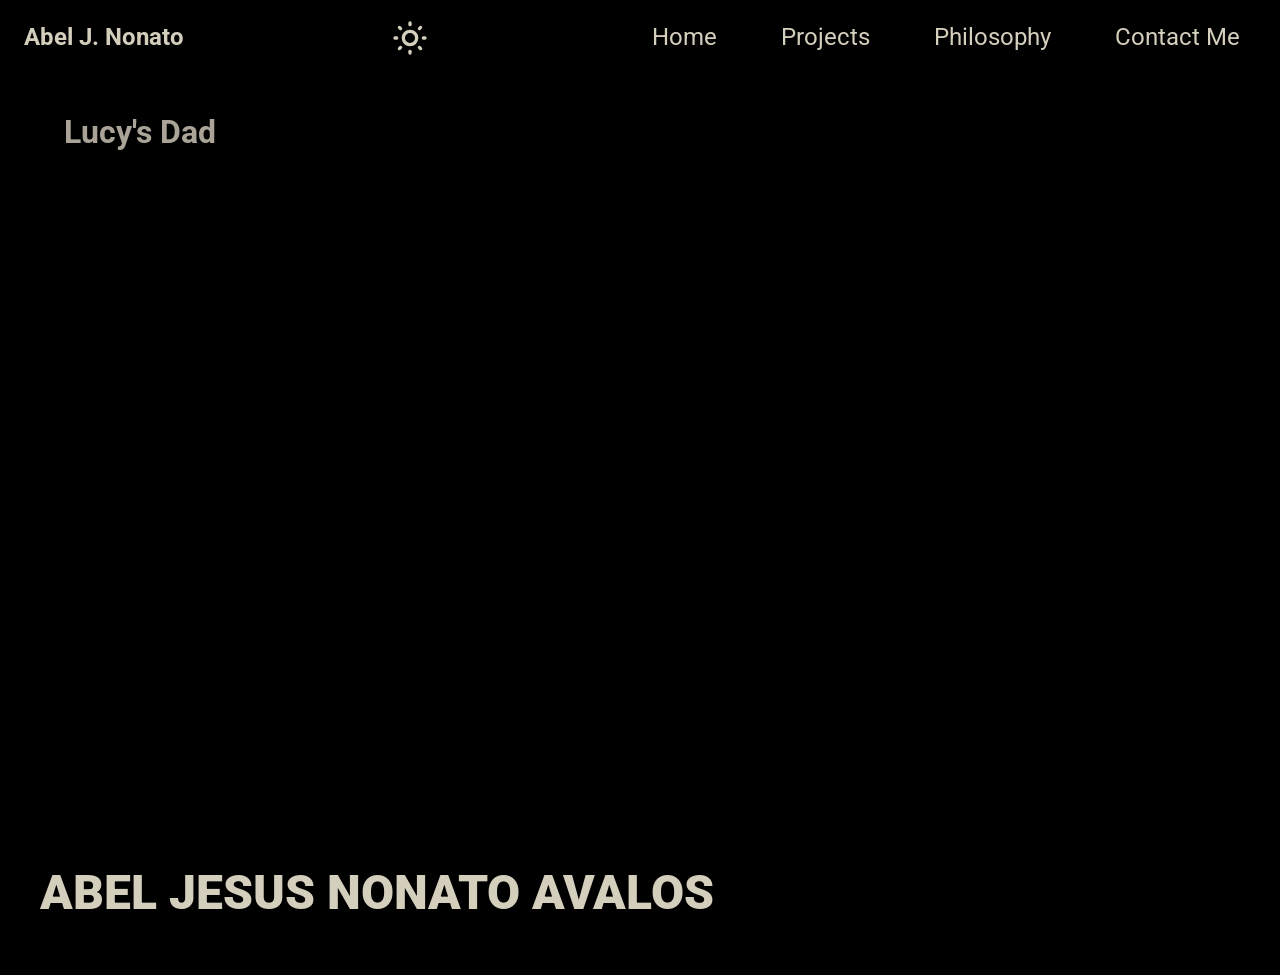
<file: index.html>
<!DOCTYPE html>
<html lang="en">
<head>
    <meta charset="UTF-8">
    <meta name="viewport" content="width=device-width, initial-scale=1.0">
    <meta author="Abel J. Nonato Avalos | nonatoDev">
    <!--- og property-->
    <meta name="description" content="Welcome to nonatoDev's portfolio. Explore my skills, experience, and projects in software development.">
    <meta property="og:title" content="nonatoDev portfolio">
    <meta property="og:description" content="here, you could find about me and my experience in software development">
    <meta property="og:image" content="">
    <meta property="og:url" content="https://nonatodev.github.io/nonatodev/index.html">
    <!--- fonts-->
    <link rel="preconnect" href="https://fonts.googleapis.com">
    <link rel="preconnect" href="https://fonts.gstatic.com" crossorigin>
    <link href="https://fonts.googleapis.com/css2?family=Roboto:ital,wght@0,100..900;1,100..900&display=swap" rel="stylesheet">
    <!--- normalize css-->
    <link rel="stylesheet" href="styles/normalize.css">
    <!--- variables css-->
    <link rel="stylesheet" href="styles/variables.css">
    <link rel="stylesheet" href="styles/base.css">
    <!--- main css-->
    <link rel="stylesheet" href="styles/header.css">
    <link rel="stylesheet" href="styles/small.css">
    <!---link rel="stylesheet" href="styles/medium.css"-->
    <link rel="stylesheet" href="styles/large.css">
    <!--- title-->
    <title>nonatoDev || software developer</title>
    <!--- favicon-->
    <link rel="icon" href="images/favicon.ico">
    <!--- main js-->
    <script type="module" src="scripts/app-controler.js"></script>
</head>
<body>
    <header>
        <div>
            <a class="logoLink" href="index.html"><span id="logo-text"></span></a>
        </div>
        <button class="light-dark-button" id="lightDarkToggle" 
            type="button" 
            aria-label="Change light and dark mode">
            <svg 
                viewBox="0 0 24 24" 
                fill="none" 
                xmlns="http://www.w3.org/2000/svg"
                class="theme-icon"
                >
                <circle cx="12" cy="12" r="4" stroke="currentColor" stroke-width="2" stroke-linejoin="round"/>
                <path d="M20 12H21" stroke="currentColor" stroke-width="2" stroke-linecap="round"/>
                <path d="M3 12H4" stroke="currentColor" stroke-width="2" stroke-linecap="round"/>
                <path d="M12 20L12 21" stroke="currentColor" stroke-width="2" stroke-linecap="round"/>
                <path d="M12 3L12 4" stroke="currentColor" stroke-width="2" stroke-linecap="round"/>
                <path d="M17.6569 17.6569L18.364 18.364" stroke="currentColor" stroke-width="2" stroke-linecap="round"/>
                <path d="M5.63605 5.63604L6.34315 6.34315" stroke="currentColor" stroke-width="2" stroke-linecap="round"/>
                <path d="M6.34314 17.6569L5.63603 18.364" stroke="currentColor" stroke-width="2" stroke-linecap="round"/>
                <path d="M18.364 5.63604L17.6568 6.34315" stroke="currentColor" stroke-width="2" stroke-linecap="round"/>
            </svg>
        </button>
        <nav class="navMenu" id="navMenu">
            <ul class="navList">
                <li><a class="navLink active" href="#containerHero">Home</a></li>
                <li><a class="navLink" href="#containerProjects">Projects</a></li>
                <li><a class="navLink" href="#containerPhilosophy">Philosophy</a></li>
                <li><a class="navLink" href="#containerContactMe">Contact Me</a></li>
            </ul>
        </nav>
        <button class="hamButton" id="menuToggle" aria-label="open menu navigation">
            <span></span>
            <span></span>
            <span></span>
        </button>
    </header>
    <main>
        <section class="heroBanner" id="containerHero"></section>
        <section class="projects" id="containerProjects"></section>
        <section class="philosophy" id="containerPhilosophy"></section>
        <section class="contact-me" id="containerContactMe"></section>
    </main>
    <footer>
    </footer>
</body>
</html>
</file>
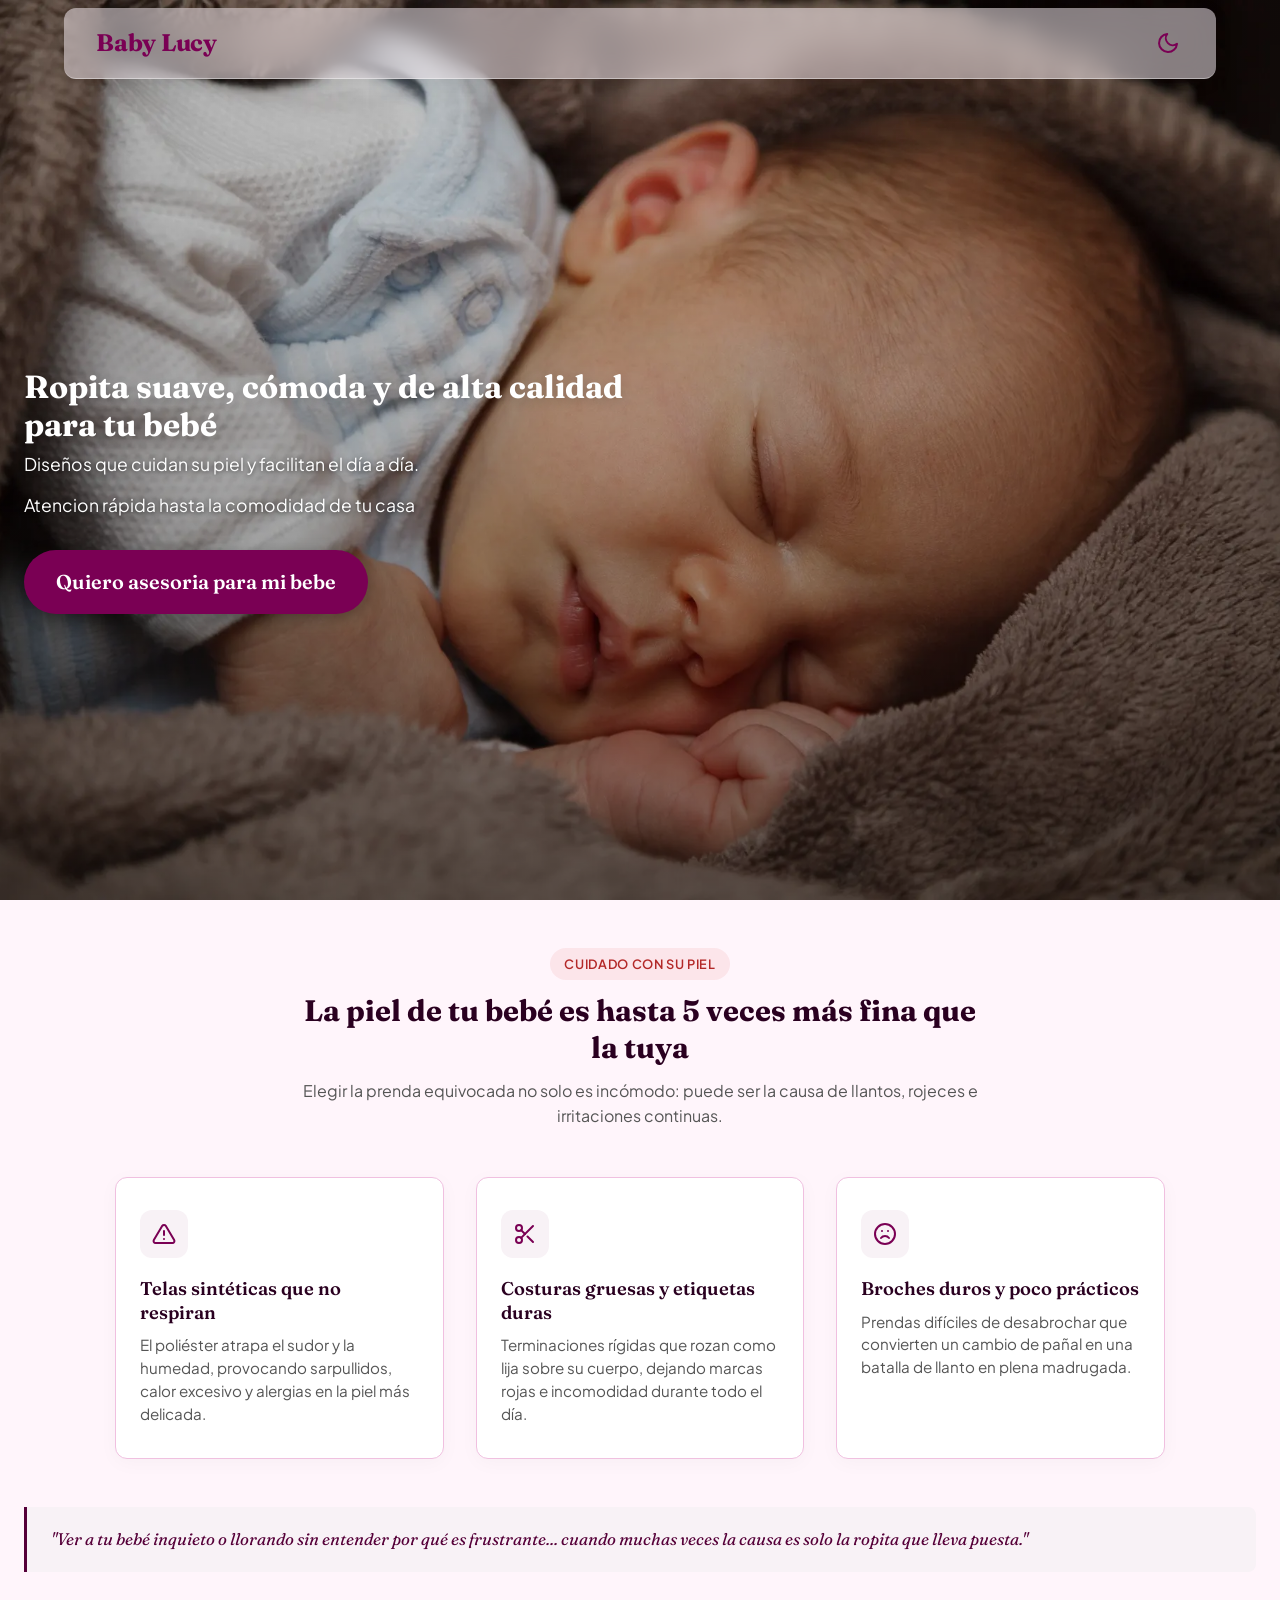
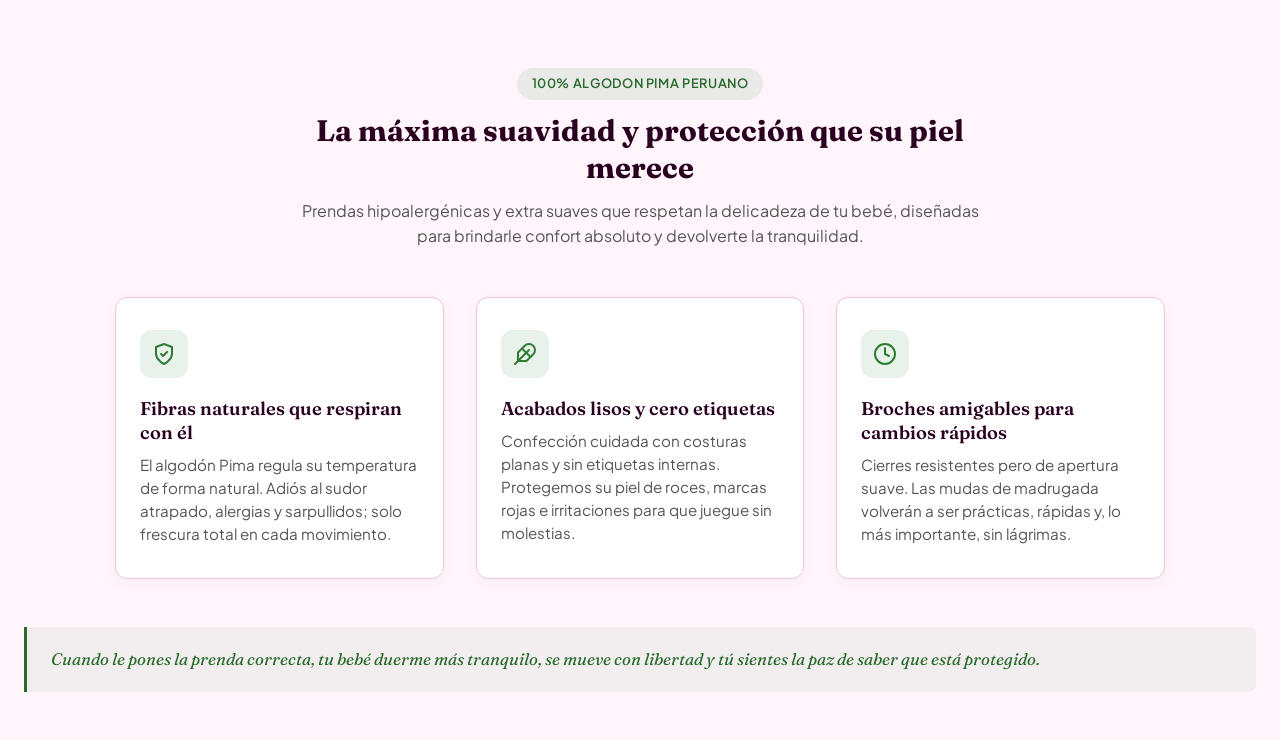
<file: baby-lucy/landing.html>
<!DOCTYPE html>
<html lang="es">
<head>
    <meta charset="UTF-8">
    <meta name="viewport" content="width=device-width, initial-scale=1.0">
    <meta name="author" content="Nonato-Dev">
    <meta name="description" content="baby-lucy store landing page">
    <!--- og tags -->
    <meta property="og:title" content="Bienvenido a baby Lucy">
    <meta property="og:description" content="baby-lucy store landing page">
    <meta property="og:image" content="">
    <meta property="og:url" content="">
    <!--- fonts -->
    <link rel="preconnect" href="https://fonts.googleapis.com">
    <link rel="preconnect" href="https://fonts.gstatic.com" crossorigin>
    <link href="https://fonts.googleapis.com/css2?family=Fraunces:ital,opsz,wght@0,9..144,100..900;1,9..144,100..900&family=Plus+Jakarta+Sans:ital,wght@0,200..800;1,200..800&display=swap" rel="stylesheet">
    <!--- CSS -->
    <link rel="stylesheet" href="styles/normalize.css">
    <link rel="stylesheet" href="styles/small.css" />
    <link rel="stylesheet" href="styles/variables.css" />
    <!--- Tittle -->
    <title>Bienvenido a baby Lucy</title>
    <!--- JS -->
    <script defer src="scripts/babyLucyTheme.js"></script>
    <script type="module" src="scripts/painSection.js"></script>
    <script type="module" src="scripts/solutionSection.js"></script>
    <!--- favicon -->
</head>
<body>
    <header class=" glass-panel main-header">
        <div>
            <a href="landing.html" class="logo-link">Baby Lucy</a>
        </div>
        <div class="header-controls">
            <button id="themeToggle" class="theme-btn" aria-label="Toggle theme">
                <svg class="icon-moon" xmlns="http://www.w3.org/2000/svg" width="24" height="24" viewBox="0 0 24 24" fill="none" stroke="currentColor" stroke-width="2" stroke-linecap="round" stroke-linejoin="round">
                    <path d="M21 12.79A9 9 0 1 1 11.21 3 7 7 0 0 0 21 12.79z"></path>
                </svg>
                <svg class="icon-sun" xmlns="http://www.w3.org/2000/svg" width="24" height="24" viewBox="0 0 24 24" fill="none" stroke="currentColor" stroke-width="2" stroke-linecap="round" stroke-linejoin="round">
                    <circle cx="12" cy="12" r="5"></circle>
                    <line x1="12" y1="1" x2="12" y2="3"></line>
                    <line x1="12" y1="21" x2="12" y2="23"></line>
                    <line x1="4.22" y1="4.22" x2="5.64" y2="5.64"></line>
                    <line x1="18.36" y1="18.36" x2="19.78" y2="19.78"></line>
                    <line x1="1" y1="12" x2="3" y2="12"></line>
                    <line x1="21" y1="12" x2="23" y2="12"></line>
                    <line x1="4.22" y1="19.78" x2="5.64" y2="18.36"></line>
                    <line x1="18.36" y1="5.64" x2="19.78" y2="4.22"></line>
                </svg>
            </button>
        </div>
    </header>
    <main>
        <section class="hero-section">
            <div class="hero-bg">
                <picture>
                    <source media="(max-width: 600px)" srcset="images/baby-by-b5zero.webp">
                    <img src="images/baby-by-publicdomainpictures.webp" class="hero-img" alt="bebe durmiendo placidamente con su ropa de baby lucy">
                </picture>
                <div class="hero-overlay"></div>
            </div>
            <article class="hero-content">
                <h1 class="hero-title">Ropita suave, cómoda y de alta calidad para tu bebé</h1>
                <p class="hero-description">Diseños que cuidan su piel y facilitan el día a día.</p>
                <p class="hero-description">Atencion rápida hasta la comodidad de tu casa</p>
                <a href="" class="btn btn--hero">Quiero asesoria para mi bebe</a>
            </article>
        </section>
        <section id="pain-sentinel" class="section-sentinel"></section>
        <section id="solution-sentinel" class="section-sentinel"></section>
    </main>
    <footer></footer>
</body>
</html>
</file>
<file: styles/variables.css>
:root{
    /*typography*/
    --font-family: 'Roboto', sans-serif;
    /*spacing*/ 
    --spacing-xs: 0.5rem;
    --spacing-sm: 1rem;
    --spacing-md: 1.5rem;
    --spacing-lg: 2rem;
    --spacing-xl: 3rem;
    /*breakpoints*/
    --mobile-max: 640px;
    --tablet-min: 641px;
    --tablet-max: 1024px;
    --desktop-min: 1025px;
    /*container widths*/
    --container-mobile: 100%;
    --container-tablet: 95%;
    --container-desktop: 1200px;
    /*transitions*/
    --transition-fast: 0.2s ease;
    --transition-normal: 0.3s ease;
    --transition-slow: 0.5s ease;
    /*shadows*/
    --shadow-sm: 0 2px 6px rgba(0, 0, 0, 0.1);
    --shadow-md: 0 4px 12px rgba(0, 0, 0, 0.15);
    --shadow-lg: 0 8px 24px rgba(0, 0, 0, 0.2);
    /*border radius*/
    --radius-sm: 4px;
    --radius-md: 8px;
    --radius-lg: 12px;
    --radius-full: 50%;
    /*colors*/
    --background:#000000;
    --text:#d4cebd;
    --accent:#Fafaf9;
    --ui-border: #262626;
    [data-theme="light"] {
    --background: #d4cebd;
    --text: #000000;
    --accent: #0c0c0c;
    --ui-border: #fafaf9;
    }
}
</file>
<file: styles/base.css>
*{
    box-sizing: border-box;
    margin: 0;  
    padding: 0;
}
html{
    font-size: var(--spacing-sm);
    scroll-behavior: smooth;
}
body{
    font-family: var(--font-family);
    background-color: var(--background);
    color: var(--text);
    line-height: 1.6;
    min-height: 100dvh;
    display: flex;
    flex-direction: column;
}
h1, h2, h3, h4, h5, h6{
    font-weight: 600;
    line-height: 1.2;
    margin-bottom: var(--spacing-sm);
}
h1{ font-size: 2rem;}
h2{ font-size: 1.75rem;}
h3{ font-size: 1.5rem;}
/*links*/
a:hover{
    color: var(--gray);
}
/*responsive images*/
img{
    max-width: 100%;
    height: auto;
    display: block;
}
</file>
<file: styles/header.css>
header{
    background-color: var(--background);
    display: flex;
    align-items: center;
    justify-content: space-between;
    padding: var(--spacing-sm) var(--spacing-md);
    gap: var(--spacing-sm);
    position: sticky;
    top: 0;
    z-index: 1000;
    box-shadow: var(--shadow-md);
    height: 75px;
}
.logoLink {
    color: var(--text);
    display: flex;
    align-items: center;
    gap: var(--spacing-xs);
    text-decoration: none;
    font-size: var(--spacing-md);
    font-weight: 700;
}
.light-dark-button {
    display: flex;
    align-items: center;
    width: 40px;
    background-color: var(--background);
    color: var(--text);
    border: none;
    cursor: pointer;

}
#theme-toggle:active .theme-icon {
    transform: rotate(45deg);
    transition: transform 0.2s ease;
}
.hamButton{
    width: 40px;
    height: 30px;
    position: relative;
    background-color: var(--background);
    border: none;
    cursor: pointer;
    z-index: 1001;
    display: flex;
    flex-direction: column;
    justify-content: space-between;
}
.hamButton span {
    display: block;
    width: 100%;
    height: 4px;
    background-color: var(--text);
    border-radius: 25%;
    transition: all var(--transition-normal);
    transform-origin: center center;
}
.hamButton.open span:nth-child(1) {
    transform: translateY(13px) rotate(45deg);
}
.hamButton.open span:nth-child(2) {
    opacity: 0;
    transform: scaleX(0);
}
.hamButton.open span:nth-child(3) {
    transform: translateY(-13px) rotate(-45deg);
}
.navMenu {
    position: fixed;
    top: 75px;
    left: 0;
    width: 100%;
    height: calc(100dvh - 75px);
    background-color: var(--background);
    z-index: 999;
    opacity: 0;
    visibility: hidden;
    transition: all var(--transition-normal);
    display: flex;
    flex-direction: column;
    align-items: center;
    justify-content: center;
}
.navMenu.open {
    opacity: 1;
    visibility: visible;
}
.mainNav {
    display: flex;
    gap: var(--spacing-sm);
    position: fixed;
    top: 75px;
    left: 0;
    right: -100%;
    width: 40%;
    height: 100vh;
    background-color: var(--background);
    flex-direction: column;
    padding-top: 80px;
    transition: right 0.4s ease-in-out;
    z-index: 1000;
}
.navList{
    display: flex;
    flex-direction: column;
    gap: var(--spacing-sm);
    align-items: center;
    list-style: none;
    padding: 0;
    margin: 0;
    text-align: center;
}
.navLink {
    color: var(--text);
    padding: var(--spacing-xs) var(--spacing-sm);
    border-radius: var(--radius-md);
    transition: background-color var(--transition-fast);
    font-size: 2rem;
    display: block;
    align-items: center;
    gap: 0.25rem;
    text-decoration: none;
    font-family: var(--font-family);
}
.navLink:hover,
.navLink.active {
    transform: scale(1.1);
    background-color: var(--accent);
    color: var(--background);
}
@media screen and (min-width: 1024px) {
    .hamButton {
        display: none;
    }
    .navMenu {
        position: static;
        height: auto;
        width: auto;
        opacity: 1;
        visibility: visible;
        display: block;
    }
    .navList {
        flex-direction: row;
        gap: var(--spacing-lg);
    }
    .navLink {
        font-size: var(--spacing-md);
        padding: var(--spacing-xs) var(--spacing-sm);
    }
    .navLink.active{
        background-color: var(--accent);
        color: var(--background);
        
        box-shadow: inset 0px 2px 5px rgba(0, 0, 0, 0.2);
        transform: translateY(0);
        font-weight: bold;
        cursor: default;
    }
}
</file>
<file: styles/small.css>
.heroBanner{
    display: grid;
    grid-template-rows: 480px 1fr 1fr;
    gap: var(--spacing-sm);
    height: 100dvh;
}
.heroTitle{
    order: 2;
    align-self: center;
    margin-bottom:0;
    font-size: var(--spacing-md);
}
.heroSubtitle{
    order: 1;
    align-self: flex-start;
    margin-top: var(--spacing-lg);
    margin-left: var(--spacing-sm);
}
.highlight {
    display: inline-block;
    transition: all 0.5s cubic-bezier(0.4, 0, 0.2, 1); 
    opacity: 1;
    transform: translateY(0);
}
.fade-out {
    opacity: 0;
    transform: translateY(20px);
}
.fade-in-top {
    opacity: 0;
    transform: translateY(-20px);
    transition: none;
}
</file>
<file: styles/large.css>
@media screen and (min-width: 1024px) {
    .heroBanner {
        grid-template-columns: 1fr;
        grid-template-rows:  780px 1fr 1fr;
        height: 100vh;
        padding: 0 var(--spacing-xl); 
    }
    .heroSubtitle {
        order: 1;
        font-size: var(--spacing-lg);
        margin-left: var(--spacing-sm);
        margin-bottom: var(--spacing-sm);
        color: var(--black);
        opacity: 0.8;
    }
    .heroTitle {
        order: 2;
        font-size: var(--spacing-xl);
        font-weight: 900;
        line-height: 0.85;
        text-transform: uppercase;
        margin: 0;
        margin-left: -0.6vw; 
        max-width: 900px;
        word-break: break-word;
    }
}
</file>
<file: baby-lucy/styles/small.css>
* {
    margin: 0;
    padding: 0;
    box-sizing: border-box;
}
body {
    font-family: var(--font-body);
    font-weight: 400;
    line-height: 1.6;
    background-color: var(--color-background);
}
.glass-panel {
    background: var(--glass-bg);
    border-bottom: 1px solid var(--glass-border);
    box-shadow: var(--glass-shadow);
    backdrop-filter: blur(14px);
    -webkit-backdrop-filter: blur(14px);
    transition: background-color var(--transition-normal, 0.3s ease),
                border-color var(--transition-normal, 0.3s ease),
                box-shadow var(--transition-normal, 0.3s ease);
}
/*header*/
.main-header {
    display: flex;
    justify-content: space-between;
    align-items: center;
    padding: var(--spacing-sm) var(--spacing-lg);
    width: 90%;
    position: fixed;
    top: var(--spacing-xs);
    left: 50%;
    transform: translateX(-50%);
    z-index: 1000;
    border-radius: var(--radius-lg);
}
.logo-link {
    font-family: var(--font-heading);
    color: var(--color-primary);
    text-decoration: none;
    font-size: var(--font-size-xl);
    font-weight: bold;
    letter-spacing: -0.01em;
    transition: color var(--transition-normal, 0.3s ease);
}
[data-theme="dark"] .logo-link {
    color: var(--color-text-secondary);
}
.header-controls {
    display: flex;
    align-items: center;
    gap: var(--spacing-sm);
}
.theme-btn {
    background: transparent;
    border: none;
    color: var(--color-primary); 
    cursor: pointer;
    padding: var(--spacing-xxs);
    display: flex;
    align-items: center;
    justify-content: center;
    transition: transform var(--transition-fast), color var(--transition-normal);
}
.theme-btn:hover {
    transform: scale(1.1);
}
.icon-sun {
    display: none; 
}
[data-theme="dark"] .theme-btn {
    color: var(--color-text-primary);
}
[data-theme="dark"] .icon-moon {
    display: none;
}
[data-theme="dark"] .icon-sun {
    display: block;
}
/* Button */
.btn {
    display: inline-block;
    text-decoration: none;
    text-align: center;
    font-family: var(--font-heading);
    font-weight: 600;
    color: var(--btn-text);
    background-color: var(--btn-bg);
    transition: all var(--transition-normal);
}
.btn:hover {
    background-color: var(--color-primary-dark);
}
.btn--header {
    padding: 0.5rem 1rem;
    font-size: 0.9rem;
    border-radius: var(--radius-md);
}
/*Hero*/
.hero-section {
    position: relative;
    width: 100%;
    min-height: 100dvh;
    display: flex;
    align-items: center;
    padding: calc(var(--spacing-lg, 2rem) + 60px) var(--spacing-md, 1rem) var(--spacing-lg, 2rem);
    overflow: hidden;
}
.hero-bg,
.hero-overlay {
    position: absolute;
    inset: 0;
    width: 100%;
    height: 100%;
}
.hero-bg {
    z-index: 0;
}
.hero-bg picture {
    display: block;
    width: 100%;
    height: 100%;
}
.hero-img {
    width: 100%;
    height: 100%;
    object-fit: cover;
    object-position: center top;
}
.hero-overlay {
    background: var(--hero-overlay);
    transition: background var(--transition-normal, 0.3s ease);
    z-index: 1;
}
.hero-content {
    position: relative;
    z-index: 2;
    max-width: var(--mobile-max, 480px);
    width: 100%;
}
.hero-title {
    color: var(--color-white, #ffffff);
    font-family: var(--font-heading);
    font-size: var(--font-size-2xl);
    line-height: 1.2;
    margin-bottom: var(--spacing-xs);
    text-shadow: var(--shadow-md, 0 2px 8px rgba(0, 0, 0, 0.7));
}
[data-theme="dark"] .hero-title {
    color: #FFF0F8;
}
.hero-description {
    color: var(--color-white, #ffffff);
    font-size: 1.1rem;
    line-height: 1.4;
    margin-bottom: var(--spacing-sm);
    text-shadow: 0 1px 5px rgba(0, 0, 0, 0.7);
}
.hero-description:last-of-type {
    margin-bottom: 2rem;
}
[data-theme="dark"] .hero-description {
    color: #F8E6EF;
}
.btn--hero {
    display: inline-block;
    padding: 1rem 2rem;
    font-size: var(--font-size-lg);
    border-radius: 50px;
    box-shadow: 0 4px 15px rgba(0, 0, 0, 0.3);
}
/*pain/solution section*/
.fade-in-section {
    animation: fadeInSlideUp 0.5s cubic-bezier(0.16, 1, 0.3, 1) forwards;
}
@keyframes fadeInSlideUp {
    from { opacity: 0; transform: translateY(24px); }
    to { opacity: 1; transform: translateY(0); }
}
.feature-section {
    padding: var(--spacing-xl, 4rem) var(--spacing-md, 1.5rem);
    background-color: var(--color-background);
    transition: background-color var(--transition-normal, 0.3s ease);
}
.section-header {
    text-align: center;
    max-width: 680px;
    margin: 0 auto 3rem;
}
.feature-grid {
    display: grid;
    grid-template-columns: repeat(auto-fit, minmax(280px, 1fr));
    gap: 2rem;
    max-width: 1050px;
    margin: 0 auto 3rem;
}
.badge {
    display: inline-block;
    padding: 0.35rem 0.9rem;
    border-radius: 50px;
    font-size: 0.8rem;
    font-weight: 600;
    margin-bottom: 0.8rem;
    letter-spacing: 0.05em;
    text-transform: uppercase;
    background-color: var(--badge-bg);
    color: var(--badge-color);
    transition: all var(--transition-normal, 0.3s ease);
}
.section-title {
    font-family: var(--font-heading);
    font-size: 1.85rem;
    line-height: 1.25;
    color: var(--color-text-primary, #2b2b2b);
    margin-bottom: 0.8rem;
}
.section-subtitle {
    font-family: var(--font-body);
    font-size: 1rem;
    line-height: 1.55;
    color: var(--color-text-muted, #555555);
}
.feature-card {
    background: var(--card-bg, var(--color-white));
    padding: 2rem 1.5rem;
    border-radius: var(--radius-lg, 16px);
    border: 1px solid var(--card-border, var(--color-border));
    box-shadow: 0 4px 20px rgba(0, 0, 0, 0.03);
    display: flex;
    flex-direction: column;
    align-items: flex-start;
    transition: all var(--transition-fast, 0.2s ease);
}
.feature-card:hover {
    transform: translateY(-4px);
    border-color: var(--card-border-hover);
}
.feature-icon-wrapper {
    width: 48px;
    height: 48px;
    border-radius: 12px;
    background-color: var(--icon-wrapper-bg);
    display: flex;
    align-items: center;
    justify-content: center;
    margin-bottom: 1.2rem;
    color: var(--icon-color);
}
.feature-svg {
    width: 24px;
    height: 24px;
    color: var(--icon-color);
}
.feature-card__title {
    font-family: var(--font-heading);
    font-size: 1.15rem;
    font-weight: 600;
    color: var(--color-text-primary, #2b2b2b);
    margin-bottom: 0.6rem;
    line-height: 1.3;
}
.feature-card__desc {
    font-family: var(--font-body);
    font-size: 0.95rem;
    color: var(--color-text-muted, #666666);
    line-height: 1.5;
}
.feature-footer {
    max-width: 720px;
    margin: 0 auto;
    text-align: center;
}
.feature-quote {
    font-family: var(--font-heading);
    font-size: 1.05rem;
    font-style: italic;
    color: var(--quote-color);
    line-height: 1.6;
    padding: 1.2rem 1.5rem;
    border-left: 3px solid var(--quote-color);
    background: var(--quote-bg);
    border-radius: 0 var(--radius-md, 8px) var(--radius-md, 8px) 0;
}
.section-title,
.section-subtitle,
.feature-card__title,
.feature-card__desc {
    transition: color var(--transition-normal, 0.3s ease);
}
[data-theme="dark"] .section-title,
[data-theme="dark"] .feature-card__title {
    color: var(--color-text-primary);
}
[data-theme="dark"] .section-subtitle,
[data-theme="dark"] .feature-card__desc {
    color: var(--color-text-secondary);
}
[data-theme="dark"] .feature-card {
    background: var(--glass-bg); 
    border: 1px solid var(--glass-border);
    box-shadow: var(--glass-shadow);
}
[data-theme="dark"] .feature-card:hover {
    transform: translateY(-4px);
    box-shadow: 0 8px 30px rgba(0, 0, 0, 0.6);
}
</file>
<file: baby-lucy/styles/variables.css>
:root{
    /* Baby Lucy colors */
    --color-primary: #7A0054;
    --color-primary-dark: #560039;
    --color-primary-light: #9B006A;
    --color-accent: #FFB3E2;
    --color-accent-dark: #FF80CC;
    --color-white: #FFFFFF;
    --color-background: #FFF5FB;
    --color-text-primary: #2A0020;
    --color-text-secondary: #7A0054;
    --color-text-muted: #555555;
    --color-border: #F0C0E0;
    --color-danger: #D32F2F;
    --color-success: #2E7D32;
    /* fonts */
    --font-heading: 'Fraunces', Georgia, serif;
    --font-body: 'Plus Jakarta Sans', system-ui, -apple-system, sans-serif;
    --font-size-sm: 0.875rem;
    --font-size-md: 1rem;
    --font-size-lg: 1.25rem;
    --font-size-xl: 1.5rem;
    --font-size-2xl: 2rem;
    /*spacing*/ 
    --spacing-xxs: 0.25rem;
    --spacing-xs: 0.5rem;
    --spacing-sm: 1rem;
    --spacing-md: 1.5rem;
    --spacing-lg: 2rem;
    --spacing-xl: 3rem;
    /*breakpoints*/
    --mobile-max: 640px;
    --tablet-min: 641px;
    --tablet-max: 1024px;
    --desktop-min: 1025px;
    /*container widths*/
    --container-mobile: 100%;
    --container-tablet: 95%;
    --container-desktop: 1200px;
    /*transitions*/
    --transition-fast: 0.2s ease;
    --transition-normal: 0.3s ease;
    --transition-slow: 0.5s ease;
    /*shadows*/
    --shadow-sm: 0 2px 6px rgba(0, 0, 0, 0.1);
    --shadow-md: 0 4px 12px rgba(0, 0, 0, 0.15);
    --shadow-lg: 0 8px 24px rgba(0, 0, 0, 0.2);
    /*border radius*/
    --radius-sm: 4px;
    --radius-md: 8px;
    --radius-lg: 12px;
    --radius-full: 50%;
    /* glass clear mode */
    --glass-bg: rgba(255, 245, 251, 0.5);
    --glass-border: rgba(255, 255, 255, 0.4);
    --glass-shadow: 0 4px 20px rgba(0, 0, 0, 0.05);
    /* Hero & Buttons */
    --hero-overlay: linear-gradient(to bottom, rgba(0, 0, 0, 0.15), rgba(0, 0, 0, 0.45));
    --btn-bg: var(--color-primary);
    --btn-text: #ffffff;
    --btn-hover: var(--color-primary-dark);
}
[data-theme="dark"] {
    --color-background: #15000E; 
    --color-white: #220016;
    --color-text-primary: #FFF5FB; 
    --color-text-secondary: #FFB3E2;
    --color-text-muted: #E2E8F0;
    --color-border: #560039; 
    /* glass dark mode */
    --glass-bg: rgba(21, 0, 14, 0.6); 
    --glass-border: rgba(255, 179, 226, 0.15);
    --glass-shadow: 0 4px 25px rgba(0, 0, 0, 0.4);
    /* Hero & Buttons */
    --hero-overlay: linear-gradient(to bottom, rgba(0, 0, 0, 0.5), rgba(0, 0, 0, 0.8));
    --btn-bg: var(--color-accent);
    --btn-text: #15000E;
    --btn-hover: var(--color-accent-dark);
}
.theme-pain {
    --badge-bg: color-mix(in srgb, var(--color-danger) 8%, transparent);
    --badge-color: color-mix(in srgb, var(--color-danger) 85%, black);
    --card-border-hover: color-mix(in srgb, var(--color-primary) 30%, transparent);
    --icon-wrapper-bg: color-mix(in srgb, var(--color-primary) 5%, white);
    --icon-color: var(--color-primary);
    --quote-color: var(--color-primary-dark);
    --quote-bg: color-mix(in srgb, var(--color-primary) 5%, white);
}
[data-theme="dark"] .theme-pain {
    --badge-bg: color-mix(in srgb, var(--color-danger) 25%, black);
    --badge-color: color-mix(in srgb, var(--color-danger) 85%, white);
    --card-border: var(--glass-border);
    --icon-wrapper-bg: color-mix(in srgb, var(--color-accent) 20%, black);
    --icon-color: color-mix(in srgb, var(--color-accent) 90%, white);
    --quote-color: color-mix(in srgb, var(--color-accent) 85%, white);
    --quote-bg: color-mix(in srgb, var(--color-primary) 25%, black);    
}
.theme-solution {
    --badge-bg: color-mix(in srgb, var(--color-success) 10%, transparent);
    --badge-color: color-mix(in srgb, var(--color-success) 85%, black);
    --card-border-hover: color-mix(in srgb, var(--color-success) 40%, transparent);
    --icon-wrapper-bg: color-mix(in srgb, var(--color-success) 10%, transparent);
    --icon-color: var(--color-success);
    --quote-color:color-mix(in srgb, var(--color-success) 85%, black);
    --quote-bg: color-mix(in srgb, var(--color-success) 6%, transparent);
}

[data-theme="dark"] .theme-solution {
    --badge-bg: color-mix(in srgb, var(--color-success) 20%, transparent);
    --badge-color: color-mix(in srgb, var(--color-success) 85%, white);
    --card-border: color-mix(in srgb, var(--color-success) 25%, transparent);
    --icon-wrapper-bg: color-mix(in srgb, var(--color-success) 15%, transparent);
    --icon-color: color-mix(in srgb, var(--color-success) 85%, white);
    --quote-color: color-mix(in srgb, var(--color-success) 85%, white);
    --quote-bg: color-mix(in srgb, var(--color-success) 10%, transparent);
}
</file>
